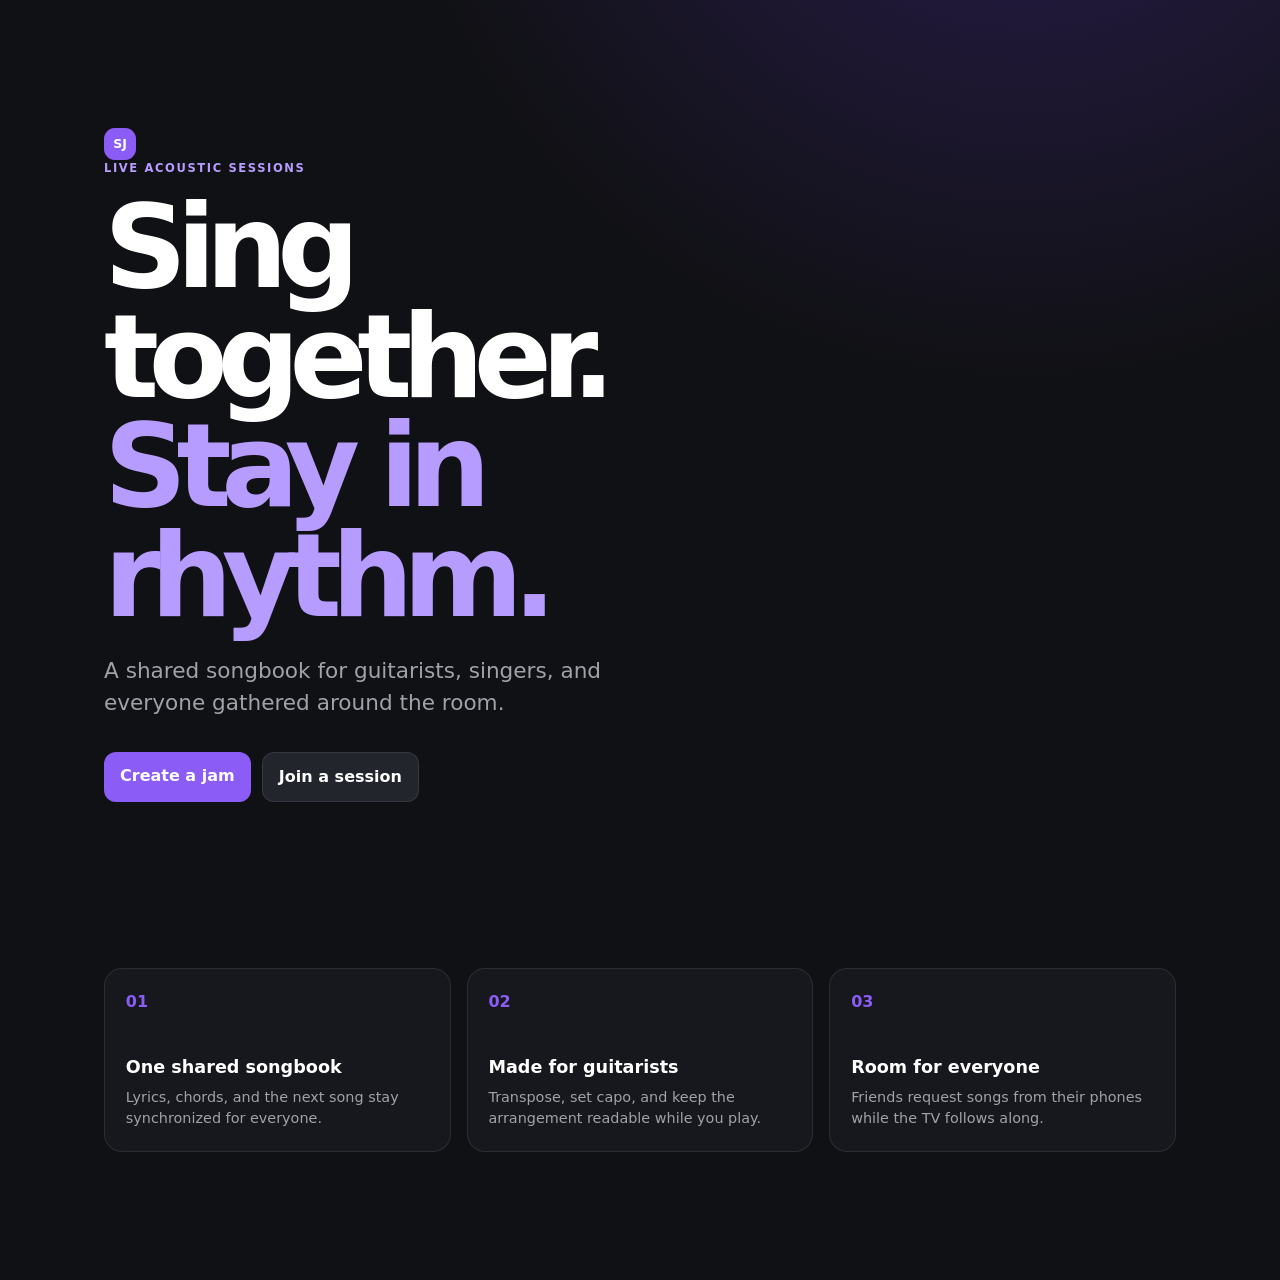
<file: index.html>
<!doctype html>
<html lang="en">
<head>
  <meta charset="utf-8">
  <meta name="viewport" content="width=device-width, initial-scale=1">
  <meta name="theme-color" content="#101114">
  <title>Singing Jam</title>
  <link rel="stylesheet" href="css/global.css">
  <link rel="stylesheet" href="css/landing.css">
</head>
<body>
  <main class="landing-shell">
    <section class="hero">
      <div class="brand-mark">SJ</div>
      <p class="eyebrow">LIVE ACOUSTIC SESSIONS</p>
      <h1>Sing together.<br><span>Stay in rhythm.</span></h1>
      <p class="hero-copy">A shared songbook for guitarists, singers, and everyone gathered around the room.</p>
      <div class="hero-actions">
        <a class="button button-primary" href="host.html">Create a jam</a>
        <a class="button button-secondary" href="join.html">Join a session</a>
      </div>
    </section>
    <section class="feature-grid" aria-label="Features">
      <article class="feature-card"><strong>01</strong><h2>One shared songbook</h2><p>Lyrics, chords, and the next song stay synchronized for everyone.</p></article>
      <article class="feature-card"><strong>02</strong><h2>Made for guitarists</h2><p>Transpose, set capo, and keep the arrangement readable while you play.</p></article>
      <article class="feature-card"><strong>03</strong><h2>Room for everyone</h2><p>Friends request songs from their phones while the TV follows along.</p></article>
    </section>
  </main>
</body>
</html>
</file>
<file: css/global.css>
:root{font-family:Inter,ui-sans-serif,system-ui,-apple-system,BlinkMacSystemFont,"Segoe UI",sans-serif;color:#fff;background:#101114;line-height:1.5;font-synthesis:none;--bg:#101114;--surface:#191b20;--surface-2:#22252c;--muted:#a1a1aa;--accent:#8b5cf6;--green:#22c55e;--red:#ef4444;--border:rgba(255,255,255,.09)}*{box-sizing:border-box}body{margin:0;min-width:320px;background:radial-gradient(circle at 80% -20%,#2b1d50 0,transparent 35%),var(--bg)}a{color:inherit;text-decoration:none}button,input,select{font:inherit}button{cursor:pointer}h1,h2,p{margin-top:0}.hidden{display:none!important}.muted{color:var(--muted)}.eyebrow{color:#b69cff;font-size:.72rem;font-weight:800;letter-spacing:.14em;margin-bottom:.6rem}.brand{align-items:center;display:flex;font-weight:800;gap:.65rem;letter-spacing:-.02em}.brand span,.brand-mark{align-items:center;background:var(--accent);border-radius:11px;display:inline-flex;font-size:.78rem;font-weight:900;height:32px;justify-content:center;width:32px}.topbar{align-items:center;border-bottom:1px solid var(--border);display:flex;justify-content:space-between;padding:1rem clamp(1rem,4vw,3rem)}.status-pill{border:1px solid var(--border);border-radius:999px;color:var(--muted);font-size:.75rem;padding:.35rem .7rem}.app-shell{margin:auto;max-width:1300px;padding:2rem clamp(1rem,4vw,3rem) 4rem}.panel{background:rgba(25,27,32,.88);border:1px solid var(--border);border-radius:20px;padding:1.25rem}.button{border:0;border-radius:12px;color:#fff;font-weight:750;padding:.75rem 1rem;transition:transform .15s,filter .15s}.button:hover{filter:brightness(1.12);transform:translateY(-1px)}.button-primary{background:var(--accent)}.button-secondary{background:var(--surface-2);border:1px solid var(--border)}.button-danger{background:#5b2027;color:#ffb4bc}.icon-button{background:var(--surface-2);border:1px solid var(--border);border-radius:10px;color:#fff;height:36px;min-width:36px}.setup-panel{margin:8vh auto;text-align:center;max-width:560px;padding:3rem 1.5rem}.setup-panel h1{font-size:clamp(2rem,6vw,4rem);letter-spacing:-.06em}.room-bar{align-items:center;display:flex;gap:1rem;justify-content:space-between;margin-bottom:1.25rem}.room-bar strong{display:block;font-size:1.7rem;letter-spacing:.12em}.room-bar .muted{display:block;font-size:.8rem}.room-actions{display:flex;flex-wrap:wrap;gap:.5rem}.dashboard-grid{display:grid;gap:1.25rem;grid-template-columns:minmax(0,1.7fr) minmax(280px,1fr)}.section-heading{align-items:flex-start;display:flex;gap:1rem;justify-content:space-between}.section-heading h2{margin-bottom:.2rem}.toolbar{align-items:center;border-bottom:1px solid var(--border);display:flex;flex-wrap:wrap;gap:.6rem;margin:1.25rem 0;padding-bottom:1rem}.toolbar label{align-items:center;color:var(--muted);display:flex;font-size:.8rem;gap:.4rem}.toolbar input{max-width:90px}.toolbar select{background:var(--surface-2);border:1px solid var(--border);border-radius:8px;color:#fff;padding:.35rem}.lyrics{font-family:Georgia,serif;font-size:21px;line-height:1.9;min-height:320px;white-space:pre-wrap}.linked-arrangement{display:grid;gap:.75rem;min-height:520px}.linked-arrangement iframe{background:#fff;border:0;border-radius:10px;height:520px;width:100%}.empty-state{align-items:center;color:var(--muted);display:flex;justify-content:center;text-align:center}.queue-list{display:grid;gap:.6rem;margin-top:1rem}.queue-item{align-items:center;background:var(--surface-2);border-radius:12px;display:flex;gap:.7rem;padding:.8rem}.queue-item .queue-info{flex:1;min-width:0}.queue-item strong,.queue-item small{display:block;overflow:hidden;text-overflow:ellipsis;white-space:nowrap}.queue-item small{color:var(--muted)}.queue-controls{display:flex;gap:.25rem}.queue-controls button{background:transparent;border:0;color:var(--muted);padding:.25rem}.inline-form,.request-form{display:grid;gap:.6rem;margin-top:1rem}.inline-form input,.inline-form select,.request-form input,.auth-panel input,.tv-connect input{background:#111216;border:1px solid var(--border);border-radius:10px;color:#fff;padding:.75rem}.field-label{color:var(--muted);display:grid;font-size:.8rem;gap:.35rem}.field-label select{color:#fff}.song-catalog{background:#111216;border:1px solid var(--border);border-radius:10px;display:grid;gap:.35rem;max-height:230px;overflow-y:auto;padding:.4rem}.song-catalog-item{background:transparent;border:0;border-radius:8px;color:#fff;display:grid;padding:.65rem;text-align:left}.song-catalog-item:hover,.song-catalog-item.selected{background:var(--surface-2)}.song-catalog-item strong{font-size:.9rem}.song-catalog-item span{color:var(--muted);font-size:.75rem}.form-note{color:var(--muted);font-size:.75rem;margin:0}.form-note[href]{color:#b69cff}.settings-panel{display:grid;gap:1rem;margin-top:1.25rem}.switch-row{align-items:center;color:var(--muted);display:flex;gap:.6rem}.members{display:flex;flex-wrap:wrap;gap:.5rem}.member-chip{background:var(--surface-2);border-radius:999px;color:var(--muted);font-size:.8rem;padding:.45rem .7rem}.qr{background:#fff;border-radius:10px;display:block;padding:6px}.toast{background:var(--surface-2);border:1px solid var(--border);border-radius:10px;bottom:1rem;left:50%;opacity:0;padding:.75rem 1rem;position:fixed;transform:translate(-50%,1rem);transition:.2s;z-index:5}.toast.show{opacity:1;transform:translate(-50%,0)}.center-shell{margin:auto;max-width:460px;padding:2rem 1rem}.auth-panel{margin-top:4rem}.auth-panel form{display:grid;gap:1rem}.auth-panel label{display:grid;gap:.4rem}.error{color:#ff9da7;min-height:1.5em}.tv-body{background:#08090b}.tv-shell{margin:auto;max-width:1600px;padding:clamp(1.5rem,5vw,5rem)}.tv-header{display:flex;justify-content:space-between;margin-bottom:10vh}.tv-shell h1{font-size:clamp(2.4rem,8vw,8rem);letter-spacing:-.06em;margin-bottom:0}.tv-shell h2{color:var(--muted);font-size:clamp(1.2rem,3vw,2.4rem);font-weight:500}.tv-lyrics{font-family:Georgia,serif;font-size:clamp(1.5rem,4vw,4rem);line-height:1.5;margin-top:clamp(2rem,8vh,6rem);white-space:pre-wrap}.tv-connect{display:flex;gap:.5rem;margin-top:4rem;max-width:400px}@media(max-width:800px){.dashboard-grid{grid-template-columns:1fr}.room-bar{align-items:flex-start;flex-direction:column}.room-actions{width:100%}.room-actions .button{flex:1}.qr{display:block}.toolbar{position:sticky;top:0;z-index:2;background:var(--surface);padding-top:.75rem}.tv-header{margin-bottom:5vh}}
</file>
<file: css/landing.css>
.landing-shell{margin:auto;max-width:1200px;padding:clamp(3rem,10vw,8rem) clamp(1.25rem,5vw,4rem)}.hero{max-width:760px}.hero h1{font-size:clamp(3.2rem,9vw,7.5rem);letter-spacing:-.09em;line-height:.95;margin:1rem 0 1.5rem}.hero h1 span{color:#b69cff}.hero-copy{color:var(--muted);font-size:clamp(1.1rem,2vw,1.35rem);max-width:520px}.hero-actions{display:flex;flex-wrap:wrap;gap:.7rem;margin-top:2rem}.feature-grid{display:grid;gap:1rem;grid-template-columns:repeat(3,1fr);margin-top:clamp(5rem,13vw,11rem)}.feature-card{background:rgba(25,27,32,.8);border:1px solid var(--border);border-radius:18px;padding:1.3rem}.feature-card strong{color:var(--accent)}.feature-card h2{font-size:1.1rem;margin:2.5rem 0 .4rem}.feature-card p{color:var(--muted);font-size:.9rem;margin:0}@media(max-width:700px){.feature-grid{grid-template-columns:1fr}.feature-card h2{margin-top:1.4rem}}
</file>
